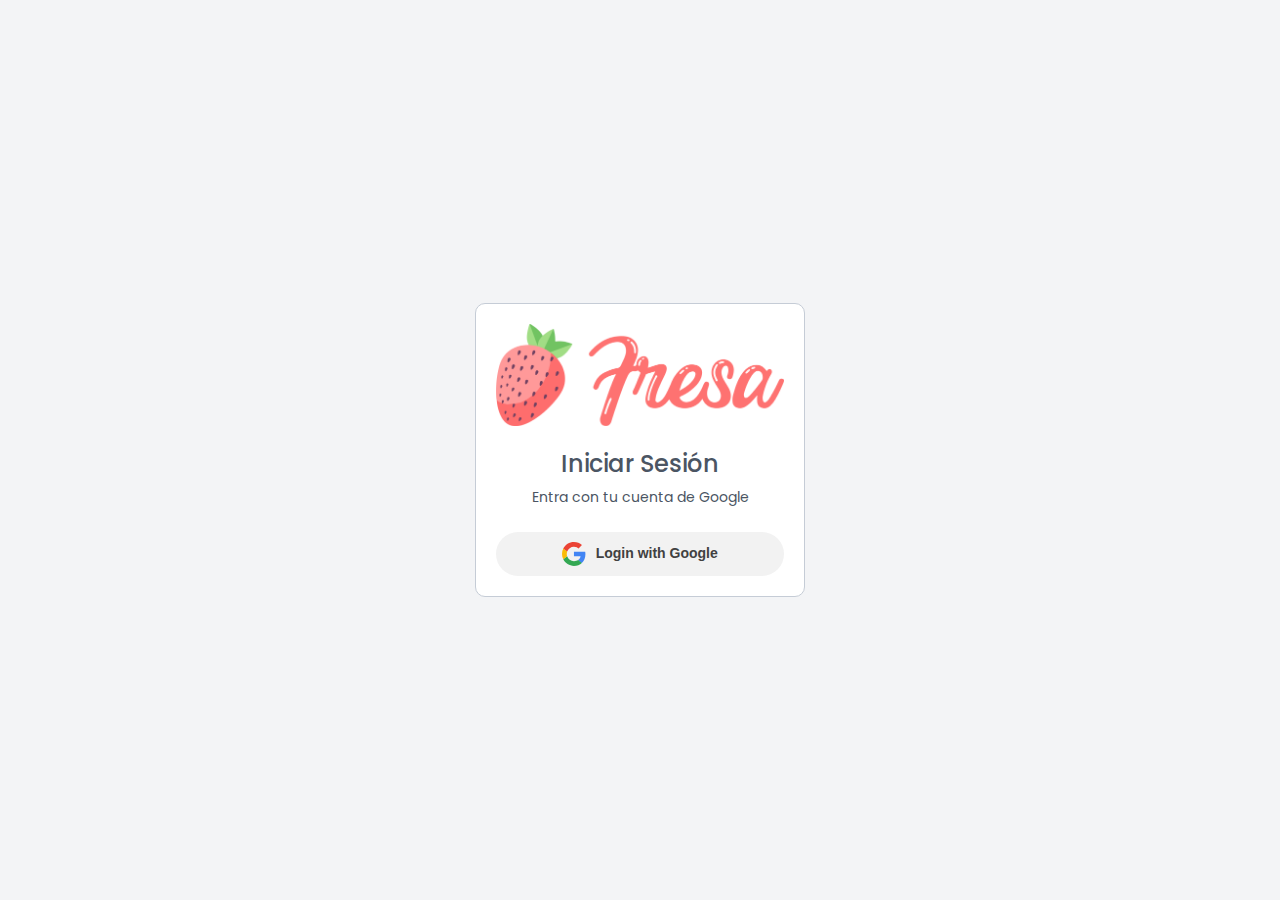
<file: index.html>
<!doctype html>
<html lang="en" class="d-flex h-100 w-100">
  <head>
    <meta charset="utf-8">
    <meta name="viewport" content="width=device-width, initial-scale=1, shrink-to-fit=no">
    <meta name="description" content="">
    <meta name="author" content="">
    <link rel="icon" href="chunks/images/favicon.ico">

    <title>Lista de compras - Fresa Shop</title>
    <!-- Bootstrap core CSS -->
    <link href="chunks/bootstrap/css/bootstrap.css" rel="stylesheet">
    <!-- Custom styles for this template -->
    <link href="chunks/icons/fresaicons/style.css" rel="stylesheet">
    <link href="chunks/css/stylesfresa.css" rel="stylesheet">
  </head>

  <body class="d-flex h-100 w-100 align-items-center justify-content-center">
    <div class="col-12 col-md-4 py-5 px-5">
        <div class="grid-card ">
            <div class="d-flex flex-column justify-content-center">
                <img src="chunks/images/Logo.png">
                <div class="text-center pt-4"><h4>Iniciar Sesión</h4></div>
                <div class="text-center pb-4">Entra con tu cuenta de Google</div>
                <form action="list-shop.html">
                    <button class="btn-165" type="submit" formaction="list-shop.html">
                        <svg xmlns="http://www.w3.org/2000/svg" viewBox="0 0 256 262">
                            <path fill="#4285F4" d="M255.878 133.451c0-10.734-.871-18.567-2.756-26.69H130.55v48.448h71.947c-1.45 12.04-9.283 30.172-26.69 42.356l-.244 1.622 38.755 30.023 2.685.268c24.659-22.774 38.875-56.282 38.875-96.027"></path>
                            <path fill="#34A853" d="M130.55 261.1c35.248 0 64.839-11.605 86.453-31.622l-41.196-31.913c-11.024 7.688-25.82 13.055-45.257 13.055-34.523 0-63.824-22.773-74.269-54.25l-1.531.13-40.298 31.187-.527 1.465C35.393 231.798 79.49 261.1 130.55 261.1"></path>
                            <path fill="#FBBC05" d="M56.281 156.37c-2.756-8.123-4.351-16.827-4.351-25.82 0-8.994 1.595-17.697 4.206-25.82l-.073-1.73L15.26 71.312l-1.335.635C5.077 89.644 0 109.517 0 130.55s5.077 40.905 13.925 58.602l42.356-32.782"></path>
                            <path fill="#EB4335" d="M130.55 50.479c24.514 0 41.05 10.589 50.479 19.438l36.844-35.974C195.245 12.91 165.798 0 130.55 0 79.49 0 35.393 29.301 13.925 71.947l42.211 32.783c10.59-31.477 39.891-54.251 74.414-54.251"></path>
                        </svg>
                        <span>Login with Google</span>
                    </button>
                </form>
            </div>
        </div>
    </div>
    

    
  </body>
</html>
</file>
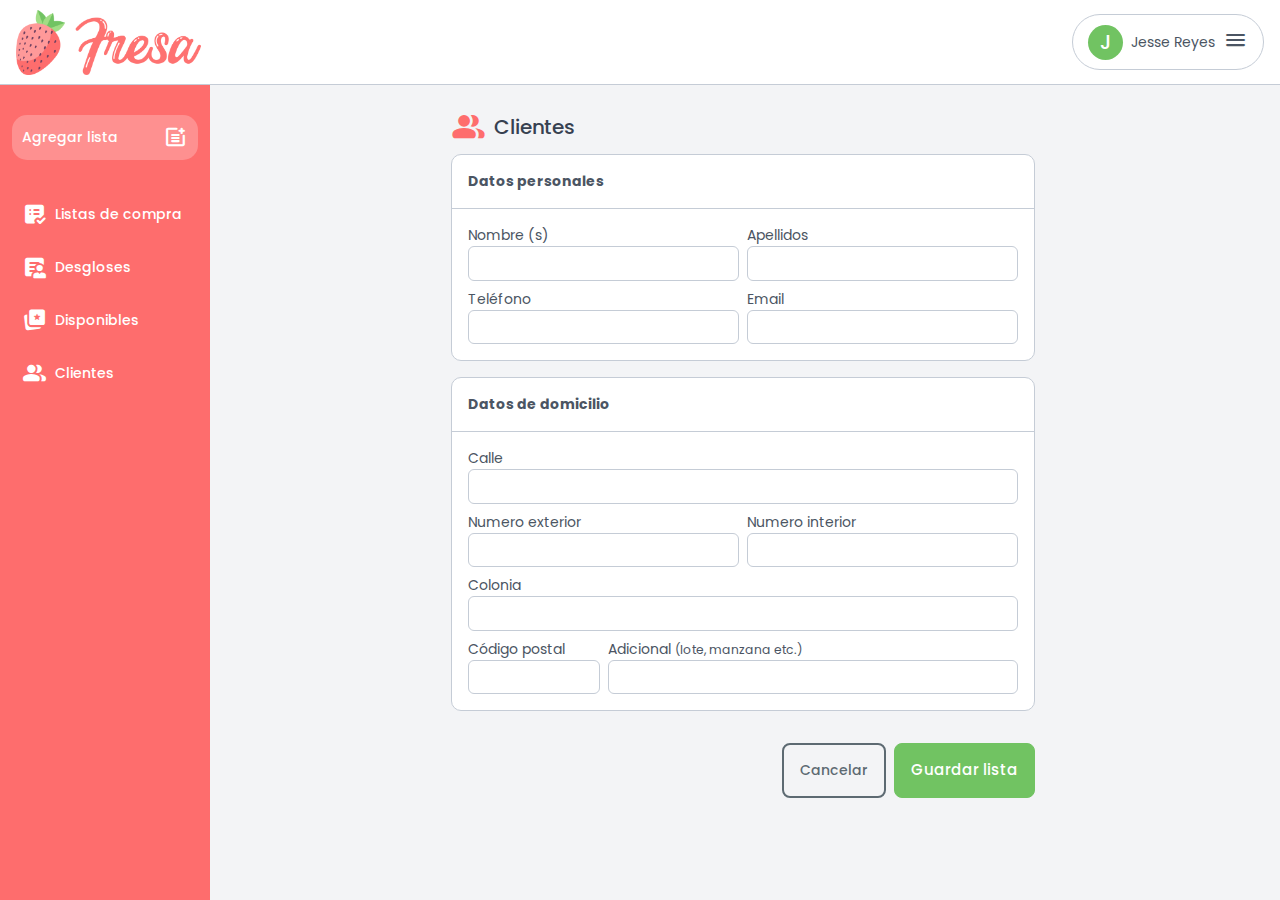
<file: add-client.html>
<!doctype html>
<html lang="en">
  <head>
    <meta charset="utf-8">
    <meta name="viewport" content="width=device-width, initial-scale=1, shrink-to-fit=no">
    <meta name="description" content="">
    <meta name="author" content="">
    <link rel="icon" href="chunks/images/favicon.ico">

    <title>Lista de compras - Fresa Shop</title>
    <!-- Bootstrap core CSS -->
    <link href="chunks/bootstrap/css/bootstrap.css" rel="stylesheet">
    <!-- Tables core CSS -->
    <link href="chunks/tabulator-master/dist/css/tabulator_semanticui.min.css" rel="stylesheet">
    <!-- Custom styles for this template -->
    <link href="chunks/icons/fresaicons/style.css" rel="stylesheet">
    <link href="chunks/css/stylesfresa.css" rel="stylesheet">
  </head>

  <body>
    <nav class="navbar sticky-top flex-md-nowrap p-0">
      <a class="navbar-brand col-sm-3 col-md-2 ps-3 mr-0" href="#"><img src="chunks/images/Logo.png"></a>
      <ul class="navbar-nav px-3">
        <li class="nav-item text-nowrap">
          <div class="nav-link-user">
            <div class="gravatar me-2">J</div>
            <div class="name me-2">Jesse Reyes</div>
            <div class="dropdown">
              <a href="#" class="menuburger"><span class="icon-menu"></span></a>
              <ul class="dropdown-menu">
                <li><a class="dropdown-item" href="#">Action</a></li>
                <li><a class="dropdown-item" href="#">Another action</a></li>
                <li><a class="dropdown-item" href="#">Something else here</a></li>
              </ul>
            </div>
          </div>
        </li>
      </ul>
    </nav>

    <div class="container-fluid">
      <div class="row">
        <nav class="col-2 d-none d-md-block sidebar">
          <div class="sidebar-sticky">
            <div id='menu'></div>
          </div>
        </nav>

        <main role="main" class="col px-0">
          <div class="wrapper ps-4 pe-2 pt-4 pb-4">
            
            <div class="row justify-content-center">
                
                    <div class="col-7">
                        <form action="clients.html">
                        <div class="main-title">
                            <div class="main-icon"><span class="icon-clientes"></span></div>
                            <div class="main-text ms-2">Clientes</div>
                          </div>
                        <div class="grid-card p-0 mb-3">
                            <div class="d-flex p-3 justify-content-between border-bottom">
                                <div><b>Datos personales</b></div>
                            </div>
                            <div class="row p-3 g-2">
                                <div class="col-6">
                                    <label for="name" class="form-label pe-2">Nombre (s)</label>
                                    <input id="name" type="text" class="form-control" >
                                </div>
                                <div class="col-6">
                                    <label for="lastname" class="form-label pe-2">Apellidos</label>
                                    <input id="lastname" type="text" class="form-control" >
                                </div>
                                <div class="col-6">
                                    <label for="phone" class="form-label pe-2">Teléfono</label>
                                    <input id="phone" type="text" class="form-control" >
                                </div>
                                <div class="col-6">
                                    <label for="email" class="form-label pe-2">Email</label>
                                    <input id="email" type="text" class="form-control" >
                                </div>
                            </div>
                        </div>
                        <div class="grid-card p-0 mb-3">
                            <div class="d-flex p-3 justify-content-between border-bottom">
                                <div><b>Datos de domicilio</b></div>
                            </div>
                            <div class="row p-3 g-2">
                                <div class="col-12">
                                    <label for="street" class="form-label pe-2">Calle</label>
                                    <input id="street" type="text" class="form-control" >
                                </div>
                                <div class="col-6">
                                    <label for="numin" class="form-label pe-2">Numero exterior</label>
                                    <input id="numin" type="text" class="form-control" >
                                </div>
                                <div class="col-6">
                                    <label for="numext" class="form-label pe-2">Numero interior</label>
                                    <input id="numext" type="text" class="form-control" >
                                </div>
                                <div class="col-12">
                                    <label for="colonia" class="form-label pe-2">Colonia</label>
                                    <input id="colonia" type="text" class="form-control" >
                                </div>
                                <div class="col-3">
                                    <label for="cops" class="form-label pe-2">Código postal</label>
                                    <input id="cops" type="text" class="form-control" >
                                </div>
                                <div class="col-9">
                                    <label for="addl" class="form-label pe-2">Adicional <small>(lote, manzana etc.)</small></label>
                                    <input id="addl" type="text" class="form-control" >
                                </div>
                            </div>
                        </div>
                        <div class="footer-shop m-0 p-0 border-0">
                            <div class="d-flex pt-3 justify-content-end buttons">
                                <button type="submit"  formaction="clients.html" class="btn btn-outline-dark btn-lg">Cancelar</button>
                                <button type="submit" formaction="clients.html" class="btn btn-secondary btn-lg">Guardar lista</button>
                              </div>
                        </div>
                         </form>
                    </div>
                
            </div>
          </div>
        </main>
      </div>
    </div>

    <!-- Bootstrap core JavaScript
    ================================================== -->
    <!-- Placed at the end of the document so the pages load faster -->
    <script src="https://code.jquery.com/jquery-3.2.1.min.js"></script>
    <script src="https://cdn.jsdelivr.net/npm/@popperjs/core@2.11.8/dist/umd/popper.min.js"></script>
    <script src="https://cdn.jsdelivr.net/npm/bootstrap@5.3.3/dist/js/bootstrap.min.js"></script>

    <script type="text/javascript">
      $( "#menu" ).load( "menu.html");
    </script>
  </body>
</html>
</file>
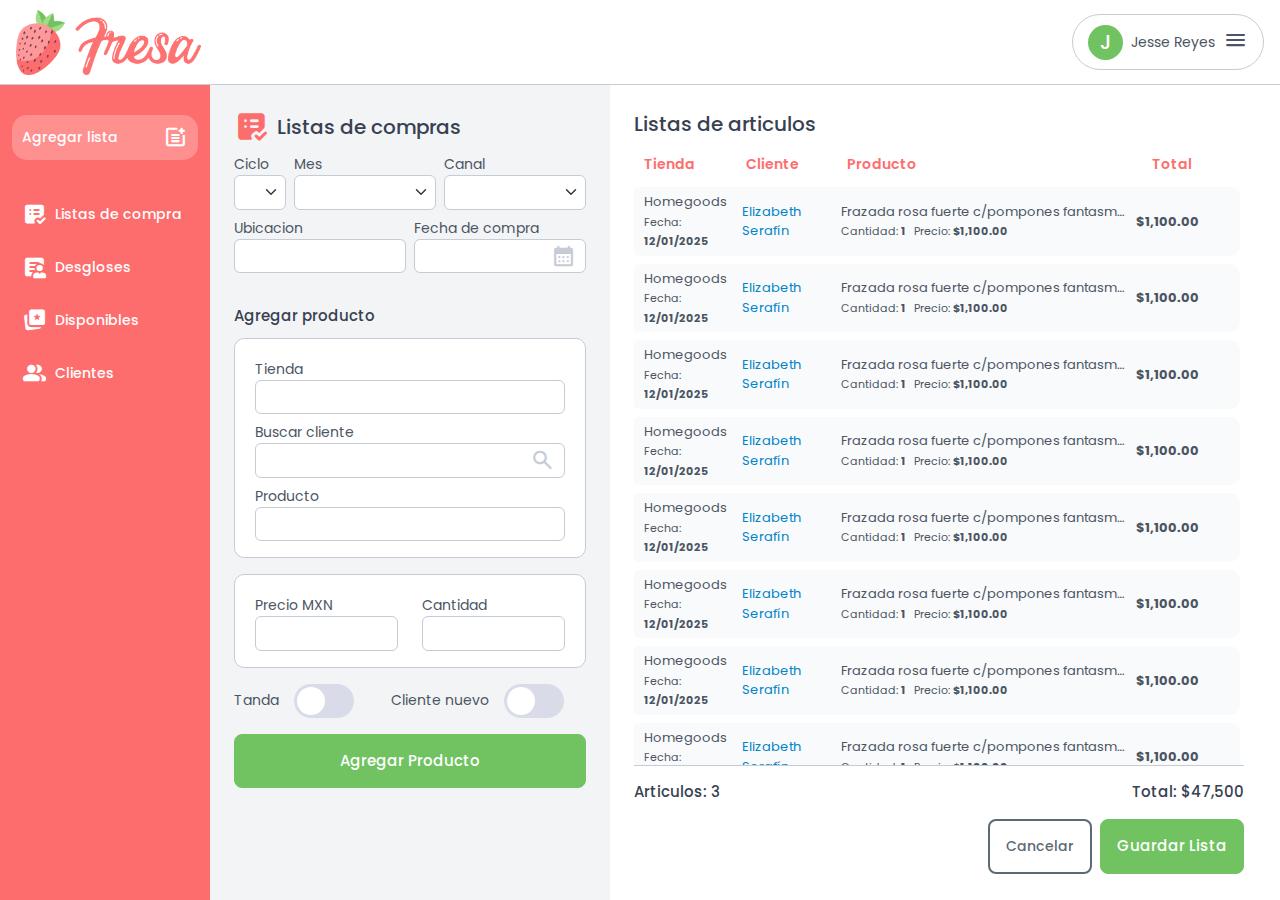
<file: add-list.html>
<!doctype html>
<html lang="en">
  <head>
    <meta charset="utf-8">
    <meta name="viewport" content="width=device-width, initial-scale=1, shrink-to-fit=no">
    <meta name="description" content="">
    <meta name="author" content="">
    <link rel="icon" href="chunks/images/favicon.ico">

    <title>Agregar lista - Fresa Shop</title>
    <!-- Bootstrap core CSS -->
    <link href="chunks/bootstrap/css/bootstrap.css" rel="stylesheet">
    <!-- Tables core CSS -->
    <link href="chunks/tabulator-master/dist/css/tabulator_semanticui.min.css" rel="stylesheet">
    <!-- Custom styles for this template -->
    <link href="chunks/icons/fresaicons/style.css" rel="stylesheet">
    <link href="chunks/css/stylesfresa.css" rel="stylesheet">
  </head>

  <body>
    <nav class="navbar sticky-top flex-md-nowrap p-0">
      <a class="navbar-brand col-sm-3 col-md-2 ps-3 mr-0" href="#"><img src="chunks/images/Logo.png"></a>
      <ul class="navbar-nav px-3">
        <li class="nav-item text-nowrap">
          <div class="nav-link-user">
            <div class="gravatar me-2">J</div>
            <div class="name me-2">Jesse Reyes</div>
            <div class="dropdown">
              <a href="#" class="menuburger"><span class="icon-menu"></span></a>
              <ul class="dropdown-menu">
                <li><a class="dropdown-item" href="#">Action</a></li>
                <li><a class="dropdown-item" href="#">Another action</a></li>
                <li><a class="dropdown-item" href="#">Something else here</a></li>
              </ul>
            </div>
          </div>
        </li>
      </ul>
    </nav>

    <div class="container-fluid">
      <div class="row">
        <nav class="col-md-2 d-none d-md-block sidebar">
          <div class="sidebar-sticky">
            <div id='menu'></div>
          </div>
        </nav>

        <main role="main" class="col p-0">
          <div class="container-fluid h-100">
            <div class="row align-items-stretch h-100">
                <div class="add-wrap pt-4 px-4">
                    <div class="main-title">
                        <div class="main-icon"><span class="icon-lista_compras"></span></div>
                        <div class="main-text ms-2">Listas de compras</div>
                    </div>
                    <div class="row g-2 pb-2">
                        <div class="col-2">
                            <label for="filter-ciclo" class="form-label pe-2">Ciclo</label>
                                <select id="filter-ciclo" class="form-select">
                                  <option value="0"></option>
                                  <option value="1">1</option>
                                  <option value="2">2</option>
                                  <option value="3">3</option>
                                  <option value="4">4</option>
                            </select>
                        </div>
                        <div class="col">
                            <label for="filter-mes" class="form-label pe-2">Mes</label>
                                <select id="filter-mes" class="form-select">
                                    <option value="0"></option>
                                  <option value="1">Enero</option>
                                  <option value="2">Febrero</option>
                            </select>
                        </div>
                        <div class="col">
                            <label for="filter-canal" class="form-label pe-2">Canal</label>
                                <select id="filter-canal" class="form-select">
                                    <option value="0"></option>
                                  <option value="1">Monterrey</option>
                                  <option value="2">Torreon</option>
                            </select>
                        </div>
                    </div>
                    <div class="row g-2 pb-2">
                        <div class="col">
                            <label for="filter-ubi" class="form-label pe-2">Ubicacion</label>
                            <input id="filter-ubi" type="text" class="form-control" >
                        </div>
                        <div class="col">
                            <label for="filter-date" class="form-label pe-2">Fecha de compra</label>
                            <div class="form-icon">
                                <input type="text" id="filter-date" class="form-control">
                                <span class="input-icon icon-calendario"></span>
                            </div>
                        </div>
                    </div>
                    <div class="row pt-4">
                        <div class="col-12">
                            <div class="main-title">
                                <div class="sub-text">Agregar producto</div>
                            </div>
                        </div>
                    </div>
                    <div class="grid-card pb-2 mb-3">
                        <div class="row">
                            <div class="col-12 pb-2">
                                <label for="filter-store" class="form-label pe-2">Tienda</label>
                                <input id="filter-store" type="text" class="form-control" >
                            </div>
                            <div class="col-12 pb-2">
                                <label for="filter-client" class="form-label pe-2">Buscar cliente</label>
                                <div class="form-icon">
                                    <input type="text" id="filter-client" class="form-control">
                                    <span class="input-icon icon-buscar"></span>
                                </div>
                            </div>
                            <div class="col-12 pb-2">
                                <label for="filter-product" class="form-label pe-2">Producto</label>
                                <input id="filter-product" type="text" class="form-control">
                            </div>
                        </div>
                    </div>
                    <div class="grid-card pb-2 mb-3">
                        <div class="row pb-2">
                            <div class="col">
                                <label for="filter-price" class="form-label pe-2">Precio MXN</label>
                                <input id="filter-price" type="text" class="form-control">
                            </div>
                            <div class="col">
                                <label for="filter-qty" class="form-label pe-2">Cantidad</label>
                                <input id="filter-qty" type="text" class="form-control">
                            </div>
                        </div>
                    </div>
                    <div class="row mb-3">
                        <div class="col-5">
                            <div class="d-flex align-items-center">
                                <div class="form-label">Tanda</div>
                                <label class="switch" for="tanda">
                                    <input type="checkbox" id="tanda">
                                    <span class="slider round"></span>
                                </label>
                            </div>
                        </div>
                        <div class="col">
                            <div class="d-flex align-items-center">
                                <div class="form-label">Cliente nuevo</div>
                                <label class="switch" for="new-client">
                                    <input type="checkbox" id="new-client">
                                    <span class="slider round"></span>
                                </label>
                            </div>
                        </div>
                    </div>
                    <div class="row">
                        <div class="col d-grid">
                            <button type="button" class="btn btn-secondary btn-lg">Agregar Producto</button>
                        </div>
                    </div>
                </div>
                <div class="list-wrap col pt-4 px-4 bg-white">
                    <div class="main-title">
                        <div class="main-text">Listas de articulos</div>
                    </div>
                    <form action="list-shop.html" class="list-shop">
                      <div class="wrap-shop d-flex flex-column">
                        <div class="header-shop pb-1">
                          <div class="row g-2">
                            <div class="col-2">Tienda</div>
                            <div class="col">Cliente</div>
                            <div class="col-6">Producto</div>
                            <div class="col-2">Total</div>
                          </div>
                        </div>
                        <div class="content-shop">
                          <div id="artList">

                          </div>
                        </div>
                        <div class="footer-shop mt-auto">
                          <div class="d-flex align-items-center justify-content-between">
                            <div>Articulos: <span>3</span></div>
                            <div>Total: <span>$47,500</span></div>
                          </div>
                          <div class="d-flex pt-3 justify-content-end g-2 buttons">
                            <button type="submit"  formaction="list-shop.html" class="btn btn-outline-dark btn-lg">Cancelar</button>
                            <button type="submit" formaction="list-shop.html" class="btn btn-secondary btn-lg">Guardar Lista</button>
                          </div>
                        </div>
                      </div>
                    </form>
                </div>
            </div>
          </div>
        </main>
      </div>
    </div>

    <!-- Bootstrap core JavaScript
    ================================================== -->
    <!-- Placed at the end of the document so the pages load faster -->
    <script src="https://code.jquery.com/jquery-3.2.1.min.js"></script>
    <script src="https://cdn.jsdelivr.net/npm/@popperjs/core@2.11.8/dist/umd/popper.min.js"></script>
    <script src="https://cdn.jsdelivr.net/npm/bootstrap@5.3.3/dist/js/bootstrap.min.js"></script>
    <script type="text/javascript">
      $( "#menu" ).load( "menu.html" );
      $( "#artList" ).load( "art-list.html" );
    </script>
  </body>
</html>
</file>
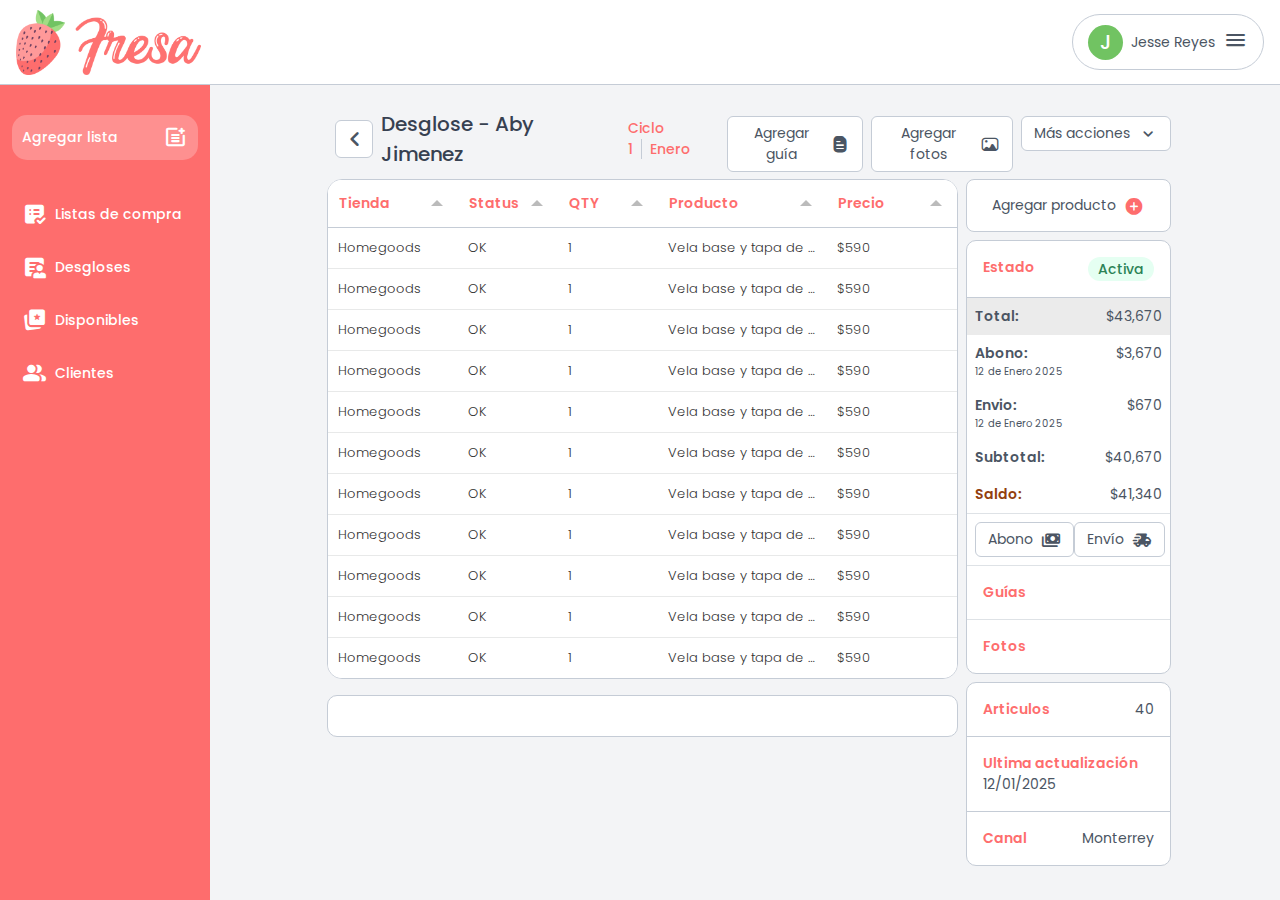
<file: desgl-cliente.html>
<!doctype html>
<html lang="en">
  <head>
    <meta charset="utf-8">
    <meta name="viewport" content="width=device-width, initial-scale=1, shrink-to-fit=no">
    <meta name="description" content="">
    <meta name="author" content="">
    <link rel="icon" href="chunks/images/favicon.ico">

    <title>Agregar lista - Fresa Shop</title>
    <!-- Bootstrap core CSS -->
    <link href="chunks/bootstrap/css/bootstrap.css" rel="stylesheet">
    <!-- Tables core CSS -->
    <link href="chunks/tabulator-master/dist/css/tabulator_semanticui.min.css" rel="stylesheet">
    <!-- Custom styles for this template -->
    <link href="chunks/icons/fresaicons/style.css" rel="stylesheet">
    <link href="chunks/css/stylesfresa.css" rel="stylesheet">
  </head>

  <body>
    <nav class="navbar sticky-top flex-md-nowrap p-0">
      <a class="navbar-brand col-sm-3 col-md-2 ps-3 mr-0" href="#"><img src="chunks/images/Logo.png"></a>
      <ul class="navbar-nav px-3">
        <li class="nav-item text-nowrap">
          <div class="nav-link-user">
            <div class="gravatar me-2">J</div>
            <div class="name me-2">Jesse Reyes</div>
            <div class="dropdown">
              <a href="#" class="menuburger"><span class="icon-menu"></span></a>
              <ul class="dropdown-menu">
                <li><a class="dropdown-item" href="#">Action</a></li>
                <li><a class="dropdown-item" href="#">Another action</a></li>
                <li><a class="dropdown-item" href="#">Something else here</a></li>
              </ul>
            </div>
          </div>
        </li>
      </ul>
    </nav>

    <div class="container-fluid">
      <div class="row">
        <nav class="col-md-2 d-none d-md-block sidebar">
          <div class="sidebar-sticky">
            <div id='menu'></div>
          </div>
        </nav>

        <main role="main" class="shop-list col">
          <div class="row justify-content-center">
            <div class="col-10">
              <div class="row ps-4 pe-2 pt-4 pb-4">
                <div class="col-12 d-flex justify-content-between align-items-center">
                  <div class="main-title ">
                    <a href="desgl-cliente.html" class="btn btn-back btn-outline-primary d-flex align-items-center justify-content-center">
                      <span class="icon-down"></span>
                    </a>
                    <div class="main-text ms-2 d-flex align-items-center">
                      <div class="pe-3">Desglose - Aby Jimenez</div>
                      <div class="data-text"><span class="pe-2 border-end">Ciclo 1</span><span class="ps-2">Enero</span></div>
                    </div>
                  </div>
                  <div class="action-menu d-flex flex-row gap-2">
                    <a href="#" class="btn btn-outline-primary d-flex align-items-center">
                      <span class="me-2">Agregar guía</span>
                      <span class="btn-icon icon-guia"></span>
                    </a>
                    <a href="#" class="btn btn-outline-primary d-flex align-items-center">
                      <span class="me-2">Agregar fotos</span>
                      <span class="btn-icon icon-foto"></span>
                    </a>
                    <div class="dropdown">
                      <a href="#" class="btn btn-outline-primary d-flex align-items-center dropdown-toggle" role="button" data-bs-toggle="dropdown" aria-expanded="false">
                        <span class="me-2">Más acciones</span>
                        <span class="btn-icon icon-down"></span>
                      </a>
                      <ul class="dropdown-menu">
                        <li><a class="dropdown-item" href="#">Action</a></li>
                        <li><a class="dropdown-item" href="#">Another action</a></li>
                        <li><a class="dropdown-item" href="#">Something else here</a></li>
                      </ul>
                    </div>
                  </div>
                </div>
                <div class="row gx-2 gy-0">
                  <div class="col-9">
                    <div id="lista-compras-table"></div>
                    <div class="grid-card mt-3"></div>
                  </div>
                  <div class="col-3">
                    <div class="side-grid">
                      <div class="d-grid pb-2">
                        <a href="#" data-bs-toggle="modal" data-bs-target="#addproduct" class="btn btn-lg btn-outline-primary d-flex align-items-center justify-content-center">
                          <span class="me-2">Agregar producto</span>
                          <span class="btn-icon pinkColor icon-agregar"></span>
                        </a>
                      </div>
                      <div class="grid-card-side mb-2">
                        <div class="d-flex p-3 justify-content-between border-bottom">
                          <span class="title">Estado</span>
                          <span class="badge text-bg-success">Activa</span>
                        </div>
                        <div class="d-flex p-2 justify-content-between bg-gray">
                          <span class="title-b">Total:</span>
                          <span class="text">$43,670</span>
                        </div>
                        <div class="d-flex p-2 justify-content-between">
                          <div class="d-flex flex-column">
                            <span class="title-b">Abono:</span>
                            <span class="subtitle-b"> 12 de Enero 2025</span>
                          </div>
                          <span class="text">$3,670</span>
                        </div>
                        <div class="d-flex p-2 justify-content-between">
                          <div class="d-flex flex-column">
                            <span class="title-b">Envio:</span>
                            <span class="subtitle-b"> 12 de Enero 2025</span>
                          </div>
                          <span class="text">$670</span>
                        </div>
                        <div class="d-flex p-2 justify-content-between">
                          <span class="title-b">Subtotal:</span>
                          <span class="text">$40,670</span>
                        </div>
                        <div class="d-flex p-2 justify-content-between">
                          <span class="title-b saldo">Saldo:</span>
                          <span class="text">$41,340</span>
                        </div>
                        <div class="d-flex p-2 justify-content-between border-top">
                          <a href="#" class="btn btn-outline-primary d-flex align-items-center">
                            <span class="me-2">Abono</span>
                            <span class="btn-icon icon-pagos"></span>
                          </a>
                          <a href="#" class="btn btn-outline-primary d-flex align-items-center">
                            <span class="me-2">Envío</span>
                            <span class="btn-icon icon-envios"></span>
                          </a>
                        </div>
                        <div class="d-flex p-3 justify-content-between border-top">
                          <span class="title">Guías</span>
                          <span class="text"></span>
                        </div>
                        <div class="d-flex p-3 justify-content-between border-top">
                          <span class="title">Fotos</span>
                          <span class="text"></span>
                        </div>
                      </div>
                      <div class="grid-card-side">
                        <div class="d-flex p-3 justify-content-between border-bottom">
                          <span class="title">Articulos</span>
                          <span class="text">40</span>
                        </div>
                        <div class="d-flex flex-column p-3 justify-content-between border-bottom">
                          <span class="title">Ultima actualización</span>
                          <span class="text">12/01/2025</span>
                        </div>
                        <div class="d-flex p-3 justify-content-between ">
                          <span class="title">Canal</span>
                          <span class="text">Monterrey</span>
                        </div>
                      </div>
                    </div>
                  </div>
                </div>
              </div>
            </div>
          </div>
        </main>
      </div>
    </div>
<!-- Modal -->
<!-- Modal editar compra -->
<div class="modal fade" id="editproduct" tabindex="-1" aria-labelledby="exampleModalLabel" aria-hidden="true">
  <div class="modal-dialog">
    <div class="modal-content">
      <div class="modal-header">
        <h1 class="modal-title fs-5" id="exampleModalLabel">Editar articulo</h1>
        <button type="button" class="btn-close" data-bs-dismiss="modal" aria-label="Close"></button>
      </div>
      <div class="modal-body">
        <div id="modal-editproduct"></div>
      </div>
      <div class="modal-footer">
        <button type="submit" class="btn btn-outline-dark">Cancelar</button>
        <button type="submit" class="btn btn-secondary">Guardar</button>
      </div>
    </div>
  </div>
</div>
<!-- Modal editar compra -->
<div class="modal fade" id="addproduct" tabindex="-1" aria-labelledby="exampleModalLabel" aria-hidden="true">
  <div class="modal-dialog">
    <div class="modal-content">
      <div class="modal-header">
        <h1 class="modal-title fs-5" id="exampleModalLabel">Agregar articulo</h1>
        <button type="button" class="btn-close" data-bs-dismiss="modal" aria-label="Close"></button>
      </div>
      <div class="modal-body">
        <div id="modal-addproduct"></div>
      </div>
      <div class="modal-footer">
        <button type="submit" class="btn btn-outline-dark">Cancelar</button>
        <button type="submit" class="btn btn-secondary">Guardar</button>
      </div>
    </div>
  </div>
</div>
    <!-- Bootstrap core JavaScript================================================== -->
    <!-- Placed at the end of the document so the pages load faster -->
    <script src="https://code.jquery.com/jquery-3.2.1.min.js"></script>
    <script src="https://cdn.jsdelivr.net/npm/@popperjs/core@2.11.8/dist/umd/popper.min.js"></script>
    <script src="https://cdn.jsdelivr.net/npm/bootstrap@5.3.3/dist/js/bootstrap.min.js"></script>
    <script type="text/javascript" src="chunks/tabulator-master/dist/js/tabulator.js"></script>
    <script type="text/javascript" src="chunks/js/desgl-cliente.js"></script>
    <script type="text/javascript">
      $( "#menu" ).load( "menu.html" );
      $( "#modal-editproduct" ).load( "modal-edit-product.html" );
      $( "#modal-addproduct" ).load( "modal-add-product.html" );
    </script>
  </body>
</html>
</file>
<file: chunks/icons/fresaicons/style.css>
@font-face {
  font-family: 'fresaicon';
  src:  url('fonts/fresaicon.eot?cqidla');
  src:  url('fonts/fresaicon.eot?cqidla#iefix') format('embedded-opentype'),
    url('fonts/fresaicon.ttf?cqidla') format('truetype'),
    url('fonts/fresaicon.woff?cqidla') format('woff'),
    url('fonts/fresaicon.svg?cqidla#fresaicon') format('svg');
  font-weight: normal;
  font-style: normal;
  font-display: block;
}

[class^="icon-"], [class*=" icon-"] {
  /* use !important to prevent issues with browser extensions that change fonts */
  font-family: 'fresaicon' !important;
  speak: never;
  font-style: normal;
  font-weight: normal;
  font-variant: normal;
  text-transform: none;
  line-height: 1;

  /* Better Font Rendering =========== */
  -webkit-font-smoothing: antialiased;
  -moz-osx-font-smoothing: grayscale;
}
.icon-comprobante:before {
  content: "\e916";
}
.icon-guia:before {
  content: "\e917";
}
.icon-foto:before {
  content: "\e918";
}
.icon-buscar:before {
  content: "\e900";
}
.icon-calendario:before {
  content: "\e901";
}
.icon-cancelada:before {
  content: "\e902";
}
.icon-clientes:before {
  content: "\e903";
}
.icon-desgloses:before {
  content: "\e904";
}
.icon-dinero:before {
  content: "\e905";
}
.icon-disponibles:before {
  content: "\e906";
}
.icon-down:before {
  content: "\e907";
}
.icon-editar:before {
  content: "\e908";
}
.icon-envios:before {
  content: "\e909";
}
.icon-lista_compras:before {
  content: "\e90a";
}
.icon-menu:before {
  content: "\e90b";
}
.icon-menu_puntos:before {
  content: "\e90c";
}
.icon-notas:before {
  content: "\e90d";
}
.icon-pagos:before {
  content: "\e90e";
}
.icon-pdf:before {
  content: "\e90f";
}
.icon-warning:before {
  content: "\e910";
}
.icon-activa:before {
  content: "\e911";
}
.icon-agrear_cliente:before {
  content: "\e912";
}
.icon-agregar:before {
  content: "\e913";
}
.icon-agregar_lista:before {
  content: "\e914";
}
.icon-borrar:before {
  content: "\e915";
}
</file>
<file: chunks/css/stylesfresa.css>
@import url('https://fonts.googleapis.com/css2?family=Poppins:ital,wght@0,100;0,200;0,300;0,400;0,500;0,600;0,700;0,800;0,900;1,100;1,200;1,300;1,400;1,500;1,600;1,700;1,800;1,900&display=swap');
:root {
    --pinkColor: #FE6D6D;
    --greenColor: #71C362;
    --greenHoverColor: #519146;
    --pinkAltColor: #ff9999;
    --pinkActiveColor: #D46262;
    --pinkHoverColor:#FE9090;
    --bodyTextColor: #4B5563;
    --linkTextColor:#0284C7;
    --linkTextHoverColor:#03689b;
    --lineColor:#C5CCD6;
    --witheColor:#FFFFFF;
    --bodyColor:#f3f4f6;
    --titleColor:#374151;
    --rowSelectColor:#ffefef;
    --itemSingleColor:#F9FAFB;
    --itemTandaColor:#FEF4FF;
    --itemNewColor:#FFF0F0;
    --cancelColor:#5D6A72;
    --badgeSucces:#E5FFF2;
    --badgeTextSucces:#2C8357;
    --badgeSend:#FDF2C7;
    --badgeTextSend:#A68811;
    --badgeProcess:#FFDFBD;
    --badgeTextProcess:#D07312;
    --badgeDebt:#FCE7F3;
    --badgeTextDebt:#9D174D;
    --black-rgb: 11, 20, 26;
    --bgGray:#ebebeb;
    --textSald:#92400E;
  }
  * {
    scrollbar-width: thin;
    scrollbar-color: rgba(var(--black-rgb), .2) transparent;
}
  body {
    font-family: "Poppins", serif;;
    font-size: .875rem;
    color: var(--bodyTextColor);
    background-color: var(--bodyColor);
  }
  a{
    text-decoration: none;
  }
  .bg-gray{
    background-color: var(--bgGray);
  }
  .feather {
    width: 16px;
    height: 16px;
    vertical-align: text-bottom;
  }
  
  /*
   * Sidebar
   */
  
  .sidebar {
    background-color: var(--pinkColor);
    width:210px;
    max-width:210px;
  }
  
  .sidebar-sticky {
    position: -webkit-sticky;
    position: sticky;
    top: 85px; /* Height of navbar */
    height: calc(100vh - 85px);
    width:100%;
    max-width:100%;
    padding-top: 30px;
    overflow-x: hidden;
    overflow-y: auto; /* Scrollable contents if viewport is shorter than content. */
  }
  
  .sidebar .nav-link {
    font-weight: 500;
    color: var(--witheColor);
    padding: 10px 10px;
    margin: 0;
    border-radius: 15px;
    display: flex;
    align-items: center;
    
  }
  .sidebar .nav-link.add{
    justify-content: space-between;
  }
  .sidebar .nav-link:hover{
    background-color: var(--pinkHoverColor);
  }
  .sidebar .nav-link.add{
    background-color: var(--pinkHoverColor);
  }
  .sidebar .nav-link .feather {
    margin-right: 4px;
    color: #999;
  }
  .sidebar .nav-link .nav-icon{
    font-size: 25px;
  }
  
  .sidebar-heading {
    font-size: .75rem;
    text-transform: uppercase;
  }
  
  /*
   * Navbar
   */
   .navbar{
    background-color: var(--witheColor);
    border-bottom: 1px solid var(--lineColor);
    height: 85px;
  }
  .navbar-brand {
    display: flex;
    align-items: center;
    font-size: 1rem;
  }
  .navbar-brand img{
    height: 65px;
    width: auto;
  }
  .nav-link{
    display: flex;
    align-items: center;
  }
  .nav-link-user{
    display: flex;
    align-items: center;
    border:1px solid var(--lineColor);
    border-radius: 50px;
    height: 56px;
    padding: 0px 15px;
  }
  .nav-link-user:hover{
    background: var(--bodyColor);
  }
  .nav-link-user .gravatar{
    height: 35px;
    width: 35px;
    display: flex;
    justify-content: center;
    align-items: center;
    font-size: 20px;
    font-weight: 500;
    color: var(--witheColor);
    background: var(--greenColor);
    border-radius: 50px;
  }
  .nav-link-user .menuburger{
    font-size: 25px;
    text-decoration: none;
    color: #4B5563;
    line-height: 0;
  }
  .navbar .form-control {
    padding: .75rem 1rem;
    border-width: 0;
    border-radius: 0;
  }
  
  .form-control-dark {
    color: #fff;
    background-color: rgba(255, 255, 255, .1);
    border-color: rgba(255, 255, 255, .1);
  }
  
  .form-control-dark:focus {
    border-color: transparent;
    box-shadow: 0 0 0 3px rgba(255, 255, 255, .25);
  }
  /*
   * Main
   */
   main{
    width: 100%;
   }
   .wrapper{
    width: calc(100% - 20px);
   }
   .main-title{
    display: flex;
    align-items: center;
    margin-bottom:10px ;
   }
   .main-title .main-icon{
    font-size: 35px;
    color: var(--pinkColor);
    line-height: 0;
   }
   .main-title .main-text{
    font-size: 20px;
    font-weight: 500;
    color: var(--titleColor);
   }
   .main-title .sub-text{
    font-size: 15px;
    font-weight: 500;
    color: var(--titleColor);
   }
   .main-title .data-text{
    font-size: 14px;
    color: var(--pinkColor);
   }
   .grid-card{
    background-color: var(--witheColor);
    border: 1px solid var(--lineColor);
    padding: 20px;
    border-radius: 10px;
   }
   .grid-card-side{
    background-color: var(--witheColor);
    border: 1px solid var(--lineColor);
    border-radius: 10px;
   }
  /*.list-wrap {
    padding-right: 20px!important;
  }*/
   .header-shop{
    font-size: 14px;
    font-weight: 600;
    padding: 5px 10px;
    color: var(--pinkColor);
   }
   .add-wrap{
    width: calc(100vh - 500px);
   }
   .wrap-shop{
    height: calc(100vh - 160px);
   }
   .content-shop{
    font-size: 13px;
    font-weight: 400;
    color: var(--bodyTextColor);
    height: 100%;
    overflow-y: auto;
    
   }
   .content-shop .item{
    background-color: var(--itemSingleColor);
    border-radius: 10px;
    padding: 5px 10px;
    align-items: center;
    --bs-gutter-y: -0.5rem;
    margin-right: 16px;
   }
  
   .content-shop .item .store, .content-shop .item .client, .content-shop .item .product, .content-shop .item .total{
    display: flex;
    align-items: center;
    margin: 0;
   }
   .content-shop .item .client a{
    text-decoration: none;
    color: var(--linkTextColor);
    transition: color 0.15sease-in-out, background-color 0.15sease-in-out, border-color 0.15sease-in-out, box-shadow 0.15sease-in-out;
   }
   .content-shop .item .client a:hover{
    color: var(--linkTextHoverColor);
   }
   .content-shop .item .store, .content-shop .item .product{
    flex-direction: column;
   }
   .content-shop .item .store .text, .content-shop .item .store .date{
    text-align: left;
    align-self: start;
   }
   .content-shop .item .product .text, .content-shop .item .product .qty-price{
    text-align: left;
    align-self: start;
   }
   .content-shop .item .product .qty-price{
    display: flex;
   }
   .content-shop .item .total .text{
    font-weight: 700;
   }
   .content-shop .item small{
    font-size: 11px;
   }
   .content-shop .item small b{
    font-weight: 700;
   }
   .footer-shop{
    border-top:1px solid var(--lineColor);
    padding-top: 15px;
    padding-bottom: 15px;
    margin-top: 15px;
    font-size: 15px;
    font-weight: 500;
    color: var(--titleColor);
    margin-right: 12px;
   }
   .footer-shop .buttons{
    gap: .5rem
   }
   .border-end{
    border-right: 1px solid var(--lineColor)!important;
   }
   .border-bottom{
    border-bottom: 1px solid var(--lineColor)!important;
   }
   
   .side-grid .title{
    font-weight: 600;
    color: var(--pinkColor);
   }
   .side-grid .title-b{
    font-weight: 600;
   }
   .side-grid .title-b.saldo{
    font-weight: 600;
    color: var(--textSald)!important;
   }
   .side-grid .subtitle-b{
    font-weight: 400;
    font-size: 10px;
   }
   .side-grid .badge {
    font-size: 14px;
    font-weight: 500;
    padding: 5px 10px;
    border-radius: 50px;
}
  /*
   * Utilities
   */
   .dropdown-toggle::after{
    display: none;
   }
   .modal-body {
    background-color: var(--bodyColor);
}
  .tabulator {
    background-color: #fff;
    border: 1px solid var(--lineColor);
    border-radius: 15px;
    margin: 0;
  }

  .tabulator .tabulator-header {
    border-top: none;
    border-bottom: 1px solid var(--lineColor);
    color: inherit;
  } 
  .shop-list .tabulator .tabulator-header, .shop-list .tabulator .tabulator-header .tabulator-col, .shop-list .tabulator .tabulator-footer {
    background-color: var(--witheColor);
  } 
  .tabulator .tabulator-header .tabulator-col{
    background-color: var(--bodyColor);
  }
  .tabulator .tabulator-header .tabulator-col.tabulator-sortable .tabulator-col-title,.tabulator .tabulator-header .tabulator-col .tabulator-col-content .tabulator-col-title {
    padding-right: 10px;
    font-size: 14px;
    font-weight: 600;
    color: var(--pinkColor);
  }
  .tabulator-row:last-child {
    border-bottom: none;
    border-color: var(--lineColor);
}
  .tabulator-row .tabulator-cell {
    padding: 10px;
    border-right: none;
    font-size: 13px;
    font-weight: 300;
  }
  @media (hover: hover) and (pointer: fine) {
    .tabulator-row.tabulator-selectable:hover {
        background: var(--rowSelectColor) !important;
        box-shadow: none;
        color: var(--bodyTextColor) !important;
    }
}
.tabulator .tabulator-footer{
  background-color: var(--bodyColor);
}
.tabulator-tableholder {
  height: auto;
  max-height: calc(100vh - 400px) !important;
 }
 .tabulator-tableholder .badge{
  font-weight: 500;
  padding: 5px 10px;
 }
 .tabulator .tabulator-footer .tabulator-page {
  background: var(--witheColor);
  border: 1px solid var(--greenColor);
  color: var(--bodyTextColor);
  border-radius: 3px;
  display: inline-block;
  margin: 0 2px;
  padding: 2px 5px;
}
.tabulator .tabulator-footer .tabulator-page:not(disabled):hover{
  background: var(--greenHoverColor);
  border-color: var(--greenHoverColor);
}
.tabulator .tabulator-footer .tabulator-page.active{
  background: var(--greenColor);
  border-color: var(--greenColor);
  color: var(--witheColor);
}
 .text-bg-success {
  color: var(--badgeTextSucces) !important;
  background-color: var(--badgeSucces) !important;
}
.text-bg-send {
  color: var(--badgeTextSend) !important;
  background-color: var(--badgeSend) !important;
}
.text-bg-process{
  color: var(--badgeTextProcess) !important;
  background-color: var(--badgeProcess) !important;
}
.text-bg-debt{
  color: var(--badgeTextDebt) !important;
  background-color: var(--badgeDebt) !important;
}
.pinkColor{
  color: var(--pinkColor)!important;
}
/*
   * Forms
*/
  .form-label {
    font-weight: 400;
    margin-bottom: 0;
    padding-right: 15px;
}
.form-select {
  font-size: 15px;
  font-weight: 400;
  color: var(--bodyTextColor);
  border-color: var(--lineColor);
  padding: 5px 10px;
  background-position: right 0.4rem center;
}
.form-select:focus {
  color: var(--bodyTextColor);
  background-color: var(--witheColor);
  border-color:var(--pinkColor);
  outline: 0;
  box-shadow: none;
}
.form-control{
  font-size: 15px;
  font-weight: 400;
  color: var(--bodyTextColor);
  border-color: var(--lineColor);
  padding: 5px 10px;
}
.form-control:focus {
  color: var(--bodyTextColor);
  background-color: var(--witheColor);
  border-color:var(--pinkColor);
  outline: 0;
  box-shadow: none;
}
.form-icon{
  position: relative;
}
.form-icon .input-icon{
  position: absolute;
  top: 50%;
  transform: translateY(-50%);
  pointer-events: none;
  right: 10px;
  font-size: 25px;
  color: var(--lineColor);
}
.btn.btn-lg{
  padding-top: 15px;
  padding-bottom: 15px;
}

.btn.btn-outline-primary{
  border-color: var(--lineColor);
  font-size: 14px;
  color: var(--bodyTextColor);
  font-weight: 500;
  display: flex;
  align-items: center;
  justify-content: space-between;
  background-color: var(--witheColor);
}
.btn.btn-outline-primary .btn-icon{
  line-height: 0;
  font-size: 20px;
  color: var(--bodyTextColor);
  transition: color 0.15sease-in-out, background-color 0.15sease-in-out, border-color 0.15sease-in-out, box-shadow 0.15sease-in-out;
}
.btn.btn-outline-primary:hover {
  color: var(--witheColor);
  background-color: var(--pinkColor);
  border-color: var(--pinkColor);
}
.btn.btn-outline-primary:hover .btn-icon{
  color: var(--witheColor)!important;
  
}
.btn.btn-back{
  font-size: 30px;
  padding: 3px;
  line-height: 0;
  color: var(--bodyTextColor);
}
.btn.btn-back span{
  rotate: 90deg;
}
.btn.btn-outline-dark{
  border:2px solid;
  border-color: var(--cancelColor);
  font-size: 14px;
  color: var(--cancelColor);
  font-weight: 500;
  display: flex;
  align-items: center;
  justify-content: space-between;
}
.btn.btn-outline-dark:hover{
  color: var(--witheColor);
}
.btn-secondary{
  font-size: 15px;
  font-weight: 500;
  color: var(--witheColor);
  background-color: var(--greenColor);
  border-color: var(--greenColor);
}
.btn-secondary:hover{
  background-color: var(--greenHoverColor);
  border-color: var(--greenHoverColor);
}
.action-menu  .btn.btn-outline-primary, .side-grid .btn.btn-outline-primary{
  font-weight: 400;
}
.action-menu  .btn.btn-outline-primary .btn-icon{
  font-size: 20px;
}
.btn-165 {
  padding: 10px 25px;
  font-size: 14px;
  font-weight: 700;
  text-align: center;
  vertical-align: middle;
  border-radius: 50px;
  border: none;
  gap: 10px;
  color: #414141;
  background: #F2F2F2;
  font-family: Arial, Helvetica, sans-serif;
  cursor: pointer;
  text-decoration: none;
  user-select: none;
  display: inline-flex;
  justify-content: center;
  align-items: center;
  width: 100%; 
}

.btn-165 svg {
  height: 24px;
}

.btn-165:hover {
  border: none;
  background: #dadada;
}

.btn-165:active {
  margin-top: 0px;
}

/*** disabled style ***/
.btn-165:disabled {
  pointer-events: none;
  opacity: .65;
  color: #7e7e7e;
  background: #dcdcdc;
  box-shadow: none;
  text-shadow: none;
}
/* The switch - the box around the slider */
.switch {
  position: relative;
  display: inline-block;
  width: 60px;
  height: 34px;
}

/* Hide default HTML checkbox */
.switch input {
  opacity: 0;
  width: 0;
  height: 0;
}

/* The slider */
.slider {
  position: absolute;
  cursor: pointer;
  top: 0;
  left: 0;
  right: 0;
  bottom: 0;
  background-color: #D9DBE9;
  -webkit-transition: .4s;
  transition: .4s;
}

.slider:before {
  position: absolute;
  content: "";
  height: 28px;
  width: 28px;
  left: 3px;
  bottom: 3px;
  background-color: white;
  -webkit-transition: .4s;
  transition: .4s;
}

input:checked + .slider {
  background-color: var(--pinkColor);
}

input:focus + .slider {
  box-shadow: 0 0 1px var(--pinkColor);
}

input:checked + .slider:before {
  -webkit-transform: translateX(26px);
  -ms-transform: translateX(26px);
  transform: translateX(26px);
}

/* Rounded sliders */
.slider.round {
  border-radius: 34px;
}

.slider.round:before {
  border-radius: 50%;
}
</file>
<file: chunks/tabulator-master/dist/css/tabulator_semanticui.min.css>
.tabulator{background-color:#fff;font-size:14px;overflow:hidden;position:relative;text-align:left;-webkit-transform:translateZ(0);-moz-transform:translateZ(0);-ms-transform:translateZ(0);-o-transform:translateZ(0);transform:translateZ(0)}.tabulator[tabulator-layout=fitDataFill] .tabulator-tableholder .tabulator-table{min-width:100%}.tabulator[tabulator-layout=fitDataTable]{display:inline-block}.tabulator.tabulator-block-select,.tabulator.tabulator-ranges .tabulator-cell:not(.tabulator-editing){user-select:none}.tabulator .tabulator-header{border-bottom:1px solid #999;box-sizing:border-box;outline:none;overflow:hidden;position:relative;-moz-user-select:none;-khtml-user-select:none;-webkit-user-select:none;-o-user-select:none;white-space:nowrap;width:100%}.tabulator .tabulator-header.tabulator-header-hidden{display:none}.tabulator .tabulator-header .tabulator-header-contents{overflow:hidden;position:relative}.tabulator .tabulator-header .tabulator-header-contents .tabulator-headers{display:inline-block}.tabulator .tabulator-header .tabulator-col{background:#f9fafb;border-right:1px solid #ddd;box-sizing:border-box;display:inline-flex;flex-direction:column;justify-content:flex-start;overflow:hidden;position:relative;text-align:left;vertical-align:bottom}.tabulator .tabulator-header .tabulator-col.tabulator-moving{background:#dae1e7;border:1px solid #999;pointer-events:none;position:absolute}.tabulator .tabulator-header .tabulator-col.tabulator-range-highlight{background-color:#d6d6d6;color:#000}.tabulator .tabulator-header .tabulator-col.tabulator-range-selected{background-color:#3876ca;color:#fff}.tabulator .tabulator-header .tabulator-col .tabulator-col-content{box-sizing:border-box;padding:4px;position:relative}.tabulator .tabulator-header .tabulator-col .tabulator-col-content .tabulator-header-popup-button{padding:0 8px}.tabulator .tabulator-header .tabulator-col .tabulator-col-content .tabulator-header-popup-button:hover{cursor:pointer;opacity:.6}.tabulator .tabulator-header .tabulator-col .tabulator-col-content .tabulator-col-title-holder{position:relative}.tabulator .tabulator-header .tabulator-col .tabulator-col-content .tabulator-col-title{box-sizing:border-box;overflow:hidden;text-overflow:ellipsis;vertical-align:bottom;white-space:nowrap;width:100%}.tabulator .tabulator-header .tabulator-col .tabulator-col-content .tabulator-col-title.tabulator-col-title-wrap{text-overflow:clip;white-space:normal}.tabulator .tabulator-header .tabulator-col .tabulator-col-content .tabulator-col-title .tabulator-title-editor{background:#fff;border:1px solid #999;box-sizing:border-box;padding:1px;width:100%}.tabulator .tabulator-header .tabulator-col .tabulator-col-content .tabulator-col-title .tabulator-header-popup-button+.tabulator-title-editor{width:calc(100% - 22px)}.tabulator .tabulator-header .tabulator-col .tabulator-col-content .tabulator-col-sorter{align-items:center;bottom:0;display:flex;position:absolute;right:4px;top:0}.tabulator .tabulator-header .tabulator-col .tabulator-col-content .tabulator-col-sorter .tabulator-arrow{border-bottom:6px solid #bbb;border-left:6px solid transparent;border-right:6px solid transparent;height:0;width:0}.tabulator .tabulator-header .tabulator-col.tabulator-col-group .tabulator-col-group-cols{border-top:1px solid #ddd;display:flex;margin-right:-1px;overflow:hidden;position:relative}.tabulator .tabulator-header .tabulator-col .tabulator-header-filter{box-sizing:border-box;margin-top:2px;position:relative;text-align:center;width:100%}.tabulator .tabulator-header .tabulator-col .tabulator-header-filter textarea{height:auto!important}.tabulator .tabulator-header .tabulator-col .tabulator-header-filter svg{margin-top:3px}.tabulator .tabulator-header .tabulator-col .tabulator-header-filter input::-ms-clear{height:0;width:0}.tabulator .tabulator-header .tabulator-col.tabulator-sortable .tabulator-col-title{padding-right:25px}@media (hover:hover) and (pointer:fine){.tabulator .tabulator-header .tabulator-col.tabulator-sortable.tabulator-col-sorter-element:hover{background-color:#dae1e7;cursor:pointer}}.tabulator .tabulator-header .tabulator-col.tabulator-sortable[aria-sort=none] .tabulator-col-content .tabulator-col-sorter{color:#bbb}@media (hover:hover) and (pointer:fine){.tabulator .tabulator-header .tabulator-col.tabulator-sortable[aria-sort=none] .tabulator-col-content .tabulator-col-sorter.tabulator-col-sorter-element .tabulator-arrow:hover{border-bottom:6px solid #555;cursor:pointer}}.tabulator .tabulator-header .tabulator-col.tabulator-sortable[aria-sort=none] .tabulator-col-content .tabulator-col-sorter .tabulator-arrow{border-bottom:6px solid #bbb;border-top:none}.tabulator .tabulator-header .tabulator-col.tabulator-sortable[aria-sort=ascending] .tabulator-col-content .tabulator-col-sorter{color:#666}@media (hover:hover) and (pointer:fine){.tabulator .tabulator-header .tabulator-col.tabulator-sortable[aria-sort=ascending] .tabulator-col-content .tabulator-col-sorter.tabulator-col-sorter-element .tabulator-arrow:hover{border-bottom:6px solid #555;cursor:pointer}}.tabulator .tabulator-header .tabulator-col.tabulator-sortable[aria-sort=ascending] .tabulator-col-content .tabulator-col-sorter .tabulator-arrow{border-bottom:6px solid #666;border-top:none}.tabulator .tabulator-header .tabulator-col.tabulator-sortable[aria-sort=descending] .tabulator-col-content .tabulator-col-sorter{color:#666}@media (hover:hover) and (pointer:fine){.tabulator .tabulator-header .tabulator-col.tabulator-sortable[aria-sort=descending] .tabulator-col-content .tabulator-col-sorter.tabulator-col-sorter-element .tabulator-arrow:hover{border-top:6px solid #555;cursor:pointer}}.tabulator .tabulator-header .tabulator-col.tabulator-sortable[aria-sort=descending] .tabulator-col-content .tabulator-col-sorter .tabulator-arrow{border-bottom:none;border-top:6px solid #666;color:#666}.tabulator .tabulator-header .tabulator-col.tabulator-col-vertical .tabulator-col-content .tabulator-col-title{align-items:center;display:flex;justify-content:center;text-orientation:mixed;writing-mode:vertical-rl}.tabulator .tabulator-header .tabulator-col.tabulator-col-vertical.tabulator-col-vertical-flip .tabulator-col-title{transform:rotate(180deg)}.tabulator .tabulator-header .tabulator-col.tabulator-col-vertical.tabulator-sortable .tabulator-col-title{padding-right:0;padding-top:20px}.tabulator .tabulator-header .tabulator-col.tabulator-col-vertical.tabulator-sortable.tabulator-col-vertical-flip .tabulator-col-title{padding-bottom:20px;padding-right:0}.tabulator .tabulator-header .tabulator-col.tabulator-col-vertical.tabulator-sortable .tabulator-col-sorter{bottom:auto;justify-content:center;left:0;right:0;top:4px}.tabulator .tabulator-header .tabulator-frozen{left:0;position:sticky;z-index:11}.tabulator .tabulator-header .tabulator-frozen.tabulator-frozen-left{border-right:2px solid #ddd}.tabulator .tabulator-header .tabulator-frozen.tabulator-frozen-right{border-left:2px solid #ddd}.tabulator .tabulator-header .tabulator-calcs-holder{background:#fff!important;border-bottom:1px solid #ddd;border-top:1px solid #ddd;box-sizing:border-box;display:inline-block}.tabulator .tabulator-header .tabulator-calcs-holder .tabulator-row{background:#fff!important}.tabulator .tabulator-header .tabulator-calcs-holder .tabulator-row .tabulator-col-resize-handle{display:none}.tabulator .tabulator-header .tabulator-frozen-rows-holder{display:inline-block}.tabulator .tabulator-header .tabulator-frozen-rows-holder:empty{display:none}.tabulator .tabulator-tableholder{-webkit-overflow-scrolling:touch;overflow:auto;position:relative;white-space:nowrap;width:100%}.tabulator .tabulator-tableholder:focus{outline:none}.tabulator .tabulator-tableholder .tabulator-placeholder{align-items:center;box-sizing:border-box;display:flex;justify-content:center;min-width:100%;width:100%}.tabulator .tabulator-tableholder .tabulator-placeholder[tabulator-render-mode=virtual]{min-height:100%}.tabulator .tabulator-tableholder .tabulator-placeholder .tabulator-placeholder-contents{color:#ccc;display:inline-block;font-size:20px;font-weight:700;padding:10px;text-align:center;white-space:normal}.tabulator .tabulator-tableholder .tabulator-table{background-color:#fff;color:#333;display:inline-block;overflow:visible;position:relative;white-space:nowrap}.tabulator .tabulator-tableholder .tabulator-table .tabulator-row.tabulator-calcs{background:#e2e2e2!important;font-weight:700}.tabulator .tabulator-tableholder .tabulator-range-overlay{inset:0;pointer-events:none;position:absolute;z-index:10}.tabulator .tabulator-tableholder .tabulator-range-overlay .tabulator-range{border:1px solid #2975dd;box-sizing:border-box;position:absolute}.tabulator .tabulator-tableholder .tabulator-range-overlay .tabulator-range.tabulator-range-active:after{background-color:#2975dd;border-radius:999px;bottom:-3px;content:"";height:6px;position:absolute;right:-3px;width:6px}.tabulator .tabulator-tableholder .tabulator-range-overlay .tabulator-range-cell-active{border:2px solid #2975dd;box-sizing:border-box;position:absolute}.tabulator .tabulator-footer{background-color:#fff;border-top:1px solid #999;color:#555;font-weight:700;user-select:none;-moz-user-select:none;-khtml-user-select:none;-webkit-user-select:none;-o-user-select:none;white-space:nowrap}.tabulator .tabulator-footer .tabulator-footer-contents{align-items:center;display:flex;flex-direction:row;justify-content:space-between;padding:5px 10px}.tabulator .tabulator-footer .tabulator-footer-contents:empty{display:none}.tabulator .tabulator-footer .tabulator-spreadsheet-tabs{margin-top:-5px;overflow-x:auto}.tabulator .tabulator-footer .tabulator-spreadsheet-tabs .tabulator-spreadsheet-tab{border:1px solid rgba(34,36,38,.15);border-bottom-left-radius:5px;border-bottom-right-radius:5px;border-top:none;display:inline-block;font-size:.9em;padding:5px}.tabulator .tabulator-footer .tabulator-spreadsheet-tabs .tabulator-spreadsheet-tab:hover{cursor:pointer;opacity:.7}.tabulator .tabulator-footer .tabulator-spreadsheet-tabs .tabulator-spreadsheet-tab.tabulator-spreadsheet-tab-active{background:#fff}.tabulator .tabulator-footer .tabulator-calcs-holder{border-bottom:1px solid #ddd;border-top:1px solid #ddd;box-sizing:border-box;overflow:hidden;text-align:left;width:100%}.tabulator .tabulator-footer .tabulator-calcs-holder .tabulator-row{display:inline-block}.tabulator .tabulator-footer .tabulator-calcs-holder .tabulator-row .tabulator-col-resize-handle{display:none}.tabulator .tabulator-footer .tabulator-calcs-holder:only-child{margin-bottom:-5px}.tabulator .tabulator-footer>*+.tabulator-page-counter{margin-left:10px}.tabulator .tabulator-footer .tabulator-page-counter{font-weight:400}.tabulator .tabulator-footer .tabulator-paginator{color:#555;flex:1;font-family:inherit;font-size:inherit;font-weight:inherit;text-align:right}.tabulator .tabulator-footer .tabulator-page-size{border:1px solid #aaa;border-radius:3px;display:inline-block;margin:0 5px;padding:2px 5px}.tabulator .tabulator-footer .tabulator-pages{margin:0 7px}.tabulator .tabulator-footer .tabulator-page{background:hsla(0,0%,100%,.2);border:1px solid #aaa;border-radius:3px;display:inline-block;margin:0 2px;padding:2px 5px}.tabulator .tabulator-footer .tabulator-page.active{color:#d00}.tabulator .tabulator-footer .tabulator-page:disabled{opacity:.5}@media (hover:hover) and (pointer:fine){.tabulator .tabulator-footer .tabulator-page:not(disabled):hover{background:rgba(0,0,0,.2);color:#fff;cursor:pointer}}.tabulator .tabulator-col-resize-handle{display:inline-block;margin-left:-3px;margin-right:-3px;position:relative;vertical-align:middle;width:6px;z-index:11}@media (hover:hover) and (pointer:fine){.tabulator .tabulator-col-resize-handle:hover{cursor:ew-resize}}.tabulator .tabulator-col-resize-handle:last-of-type{margin-right:0;width:3px}.tabulator .tabulator-col-resize-guide{background-color:#999;height:100%;margin-left:-.5px;opacity:.5;position:absolute;top:0;width:4px}.tabulator .tabulator-row-resize-guide{background-color:#999;height:4px;left:0;margin-top:-.5px;opacity:.5;position:absolute;width:100%}.tabulator .tabulator-alert{align-items:center;background:rgba(0,0,0,.4);display:flex;height:100%;left:0;position:absolute;text-align:center;top:0;width:100%;z-index:100}.tabulator .tabulator-alert .tabulator-alert-msg{background:#fff;border-radius:10px;display:inline-block;font-size:16px;font-weight:700;margin:0 auto;padding:10px 20px}.tabulator .tabulator-alert .tabulator-alert-msg.tabulator-alert-state-msg{border:4px solid #333;color:#000}.tabulator .tabulator-alert .tabulator-alert-msg.tabulator-alert-state-error{border:4px solid #d00;color:#590000}.tabulator-row{background-color:#fff;box-sizing:border-box;min-height:22px;position:relative}.tabulator-row.tabulator-row-even{background-color:#efefef}@media (hover:hover) and (pointer:fine){.tabulator-row.tabulator-selectable:hover{background-color:#bbb;cursor:pointer}}.tabulator-row.tabulator-selected{background-color:#9abcea}@media (hover:hover) and (pointer:fine){.tabulator-row.tabulator-selected:hover{background-color:#769bcc;cursor:pointer}}.tabulator-row.tabulator-row-moving{background:#fff;border:1px solid #000}.tabulator-row.tabulator-moving{border-bottom:1px solid #ddd;border-top:1px solid #ddd;pointer-events:none;position:absolute;z-index:15}.tabulator-row.tabulator-range-highlight .tabulator-cell.tabulator-range-row-header{background-color:#d6d6d6;color:#000}.tabulator-row.tabulator-range-highlight.tabulator-range-selected .tabulator-cell.tabulator-range-row-header,.tabulator-row.tabulator-range-selected .tabulator-cell.tabulator-range-row-header{background-color:#3876ca;color:#fff}.tabulator-row .tabulator-row-resize-handle{bottom:0;height:5px;left:0;position:absolute;right:0}.tabulator-row .tabulator-row-resize-handle.prev{bottom:auto;top:0}@media (hover:hover) and (pointer:fine){.tabulator-row .tabulator-row-resize-handle:hover{cursor:ns-resize}}.tabulator-row .tabulator-responsive-collapse{border-bottom:1px solid #ddd;border-top:1px solid #ddd;box-sizing:border-box;padding:5px}.tabulator-row .tabulator-responsive-collapse:empty{display:none}.tabulator-row .tabulator-responsive-collapse table{font-size:14px}.tabulator-row .tabulator-responsive-collapse table tr td{position:relative}.tabulator-row .tabulator-responsive-collapse table tr td:first-of-type{padding-right:10px}.tabulator-row .tabulator-cell{border-right:1px solid #ddd;box-sizing:border-box;display:inline-block;outline:none;overflow:hidden;padding:4px;position:relative;text-overflow:ellipsis;white-space:nowrap}.tabulator-row .tabulator-cell.tabulator-row-header{background:#f9fafb;border-bottom:1px solid #ddd;border-right:1px solid rgba(34,36,38,.15)}.tabulator-row .tabulator-cell.tabulator-frozen{background-color:inherit;display:inline-block;left:0;position:sticky;z-index:11}.tabulator-row .tabulator-cell.tabulator-frozen.tabulator-frozen-left{border-right:2px solid #ddd}.tabulator-row .tabulator-cell.tabulator-frozen.tabulator-frozen-right{border-left:2px solid #ddd}.tabulator-row .tabulator-cell.tabulator-editing{border:1px solid #1d68cd;outline:none;padding:0}.tabulator-row .tabulator-cell.tabulator-editing input,.tabulator-row .tabulator-cell.tabulator-editing select{background:transparent;border:1px;outline:none}.tabulator-row .tabulator-cell.tabulator-validation-fail{border:1px solid #db2828}.tabulator-row .tabulator-cell.tabulator-validation-fail input,.tabulator-row .tabulator-cell.tabulator-validation-fail select{background:transparent;border:1px;color:#db2828}.tabulator-row .tabulator-cell.tabulator-row-handle{align-items:center;display:inline-flex;justify-content:center;-moz-user-select:none;-khtml-user-select:none;-webkit-user-select:none;-o-user-select:none}.tabulator-row .tabulator-cell.tabulator-row-handle .tabulator-row-handle-box{width:80%}.tabulator-row .tabulator-cell.tabulator-row-handle .tabulator-row-handle-box .tabulator-row-handle-bar{background:#666;height:3px;margin-top:2px;width:100%}.tabulator-row .tabulator-cell.tabulator-range-selected:not(.tabulator-range-only-cell-selected):not(.tabulator-range-row-header){background-color:#9abcea}.tabulator-row .tabulator-cell .tabulator-data-tree-branch-empty{display:inline-block;width:7px}.tabulator-row .tabulator-cell .tabulator-data-tree-branch{border-bottom:2px solid #ddd;border-bottom-left-radius:1px;border-left:2px solid #ddd;display:inline-block;height:9px;margin-right:5px;margin-top:-9px;vertical-align:middle;width:7px}.tabulator-row .tabulator-cell .tabulator-data-tree-control{align-items:center;background:rgba(0,0,0,.1);border:1px solid #333;border-radius:2px;display:inline-flex;height:11px;justify-content:center;margin-right:5px;overflow:hidden;vertical-align:middle;width:11px}@media (hover:hover) and (pointer:fine){.tabulator-row .tabulator-cell .tabulator-data-tree-control:hover{background:rgba(0,0,0,.2);cursor:pointer}}.tabulator-row .tabulator-cell .tabulator-data-tree-control .tabulator-data-tree-control-collapse{background:transparent;display:inline-block;height:7px;position:relative;width:1px}.tabulator-row .tabulator-cell .tabulator-data-tree-control .tabulator-data-tree-control-collapse:after{background:#333;content:"";height:1px;left:-3px;position:absolute;top:3px;width:7px}.tabulator-row .tabulator-cell .tabulator-data-tree-control .tabulator-data-tree-control-expand{background:#333;display:inline-block;height:7px;position:relative;width:1px}.tabulator-row .tabulator-cell .tabulator-data-tree-control .tabulator-data-tree-control-expand:after{background:#333;content:"";height:1px;left:-3px;position:absolute;top:3px;width:7px}.tabulator-row .tabulator-cell .tabulator-responsive-collapse-toggle{align-items:center;background:#666;border-radius:20px;display:inline-flex;font-size:1.1em;font-weight:700;height:15px;justify-content:center;-moz-user-select:none;-khtml-user-select:none;-webkit-user-select:none;-o-user-select:none;width:15px}@media (hover:hover) and (pointer:fine){.tabulator-row .tabulator-cell .tabulator-responsive-collapse-toggle:hover{cursor:pointer;opacity:.7}}.tabulator-row .tabulator-cell .tabulator-responsive-collapse-toggle.open .tabulator-responsive-collapse-toggle-close{display:initial}.tabulator-row .tabulator-cell .tabulator-responsive-collapse-toggle.open .tabulator-responsive-collapse-toggle-open{display:none}.tabulator-row .tabulator-cell .tabulator-responsive-collapse-toggle svg{stroke:#fff}.tabulator-row .tabulator-cell .tabulator-responsive-collapse-toggle .tabulator-responsive-collapse-toggle-close{display:none}.tabulator-row .tabulator-cell .tabulator-traffic-light{border-radius:14px;display:inline-block;height:14px;width:14px}.tabulator-row.tabulator-group{background:#ccc;border-bottom:1px solid #999;border-right:1px solid #ddd;border-top:1px solid #999;box-sizing:border-box;font-weight:700;min-width:100%;padding:5px 5px 5px 10px}@media (hover:hover) and (pointer:fine){.tabulator-row.tabulator-group:hover{background-color:rgba(0,0,0,.1);cursor:pointer}}.tabulator-row.tabulator-group.tabulator-group-visible .tabulator-arrow{border-bottom:0;border-left:6px solid transparent;border-right:6px solid transparent;border-top:6px solid #666;margin-right:10px}.tabulator-row.tabulator-group.tabulator-group-level-1{padding-left:30px}.tabulator-row.tabulator-group.tabulator-group-level-2{padding-left:50px}.tabulator-row.tabulator-group.tabulator-group-level-3{padding-left:70px}.tabulator-row.tabulator-group.tabulator-group-level-4{padding-left:90px}.tabulator-row.tabulator-group.tabulator-group-level-5{padding-left:110px}.tabulator-row.tabulator-group .tabulator-group-toggle{display:inline-block}.tabulator-row.tabulator-group .tabulator-arrow{border-bottom:6px solid transparent;border-left:6px solid #666;border-right:0;border-top:6px solid transparent;display:inline-block;height:0;margin-right:16px;vertical-align:middle;width:0}.tabulator-row.tabulator-group span{color:#d00;margin-left:10px}.tabulator-toggle{background:#dcdcdc;border:1px solid #ccc;box-sizing:border-box;display:flex;flex-direction:row}.tabulator-toggle.tabulator-toggle-on{background:#1c6cc2}.tabulator-toggle .tabulator-toggle-switch{background:#fff;border:1px solid #ccc;box-sizing:border-box}.tabulator-popup-container{-webkit-overflow-scrolling:touch;background:#fff;border:1px solid #ddd;box-shadow:0 0 5px 0 rgba(0,0,0,.2);box-sizing:border-box;display:inline-block;font-size:14px;overflow-y:auto;position:absolute;z-index:10000}.tabulator-popup{border-radius:3px;padding:5px}.tabulator-tooltip{border-radius:2px;box-shadow:none;font-size:12px;max-width:Min(500px,100%);padding:3px 5px;pointer-events:none}.tabulator-menu .tabulator-menu-item{box-sizing:border-box;padding:5px 10px;position:relative;user-select:none}.tabulator-menu .tabulator-menu-item.tabulator-menu-item-disabled{opacity:.5}@media (hover:hover) and (pointer:fine){.tabulator-menu .tabulator-menu-item:not(.tabulator-menu-item-disabled):hover{background:#efefef;cursor:pointer}}.tabulator-menu .tabulator-menu-item.tabulator-menu-item-submenu{padding-right:25px}.tabulator-menu .tabulator-menu-item.tabulator-menu-item-submenu:after{border-color:#ddd;border-style:solid;border-width:1px 1px 0 0;content:"";display:inline-block;height:7px;position:absolute;right:10px;top:calc(5px + .4em);transform:rotate(45deg);vertical-align:top;width:7px}.tabulator-menu .tabulator-menu-separator{border-top:1px solid #ddd}.tabulator-edit-list{-webkit-overflow-scrolling:touch;font-size:14px;max-height:200px;overflow-y:auto}.tabulator-edit-list .tabulator-edit-list-item{color:#333;outline:none;padding:4px}.tabulator-edit-list .tabulator-edit-list-item.active{background:#1d68cd;color:#fff}.tabulator-edit-list .tabulator-edit-list-item.active.focused{outline:1px solid hsla(0,0%,100%,.5)}.tabulator-edit-list .tabulator-edit-list-item.focused{outline:1px solid #1d68cd}@media (hover:hover) and (pointer:fine){.tabulator-edit-list .tabulator-edit-list-item:hover{background:#1d68cd;color:#fff;cursor:pointer}}.tabulator-edit-list .tabulator-edit-list-placeholder{color:#333;padding:4px;text-align:center}.tabulator-edit-list .tabulator-edit-list-group{border-bottom:1px solid #ddd;color:#333;font-weight:700;padding:6px 4px 4px}.tabulator-edit-list .tabulator-edit-list-group.tabulator-edit-list-group-level-2,.tabulator-edit-list .tabulator-edit-list-item.tabulator-edit-list-group-level-2{padding-left:12px}.tabulator-edit-list .tabulator-edit-list-group.tabulator-edit-list-group-level-3,.tabulator-edit-list .tabulator-edit-list-item.tabulator-edit-list-group-level-3{padding-left:20px}.tabulator-edit-list .tabulator-edit-list-group.tabulator-edit-list-group-level-4,.tabulator-edit-list .tabulator-edit-list-item.tabulator-edit-list-group-level-4{padding-left:28px}.tabulator-edit-list .tabulator-edit-list-group.tabulator-edit-list-group-level-5,.tabulator-edit-list .tabulator-edit-list-item.tabulator-edit-list-group-level-5{padding-left:36px}.tabulator.tabulator-ltr{direction:ltr}.tabulator.tabulator-rtl{direction:rtl;text-align:initial}.tabulator.tabulator-rtl .tabulator-header .tabulator-col{border-left:1px solid #ddd;border-right:initial;text-align:initial}.tabulator.tabulator-rtl .tabulator-header .tabulator-col.tabulator-col-group .tabulator-col-group-cols{margin-left:-1px;margin-right:0}.tabulator.tabulator-rtl .tabulator-header .tabulator-col.tabulator-sortable .tabulator-col-title{padding-left:25px;padding-right:0}.tabulator.tabulator-rtl .tabulator-header .tabulator-col .tabulator-col-content .tabulator-col-sorter{left:8px;right:auto}.tabulator.tabulator-rtl .tabulator-tableholder .tabulator-range-overlay .tabulator-range.tabulator-range-active:after{background-color:#2975dd;border-radius:999px;bottom:-3px;content:"";height:6px;left:-3px;position:absolute;right:auto;width:6px}.tabulator.tabulator-rtl .tabulator-row .tabulator-cell{border-left:1px solid #ddd;border-right:initial}.tabulator.tabulator-rtl .tabulator-row .tabulator-cell .tabulator-data-tree-branch{border-bottom-left-radius:0;border-bottom-right-radius:1px;border-left:initial;border-right:2px solid #ddd;margin-left:5px;margin-right:0}.tabulator.tabulator-rtl .tabulator-row .tabulator-cell .tabulator-data-tree-control{margin-left:5px;margin-right:0}.tabulator.tabulator-rtl .tabulator-row .tabulator-cell.tabulator-frozen.tabulator-frozen-left{border-left:2px solid #ddd}.tabulator.tabulator-rtl .tabulator-row .tabulator-cell.tabulator-frozen.tabulator-frozen-right{border-right:2px solid #ddd}.tabulator.tabulator-rtl .tabulator-row .tabulator-col-resize-handle:last-of-type{margin-left:0;margin-right:-3px;width:3px}.tabulator.tabulator-rtl .tabulator-footer .tabulator-calcs-holder{text-align:initial}.tabulator-print-fullscreen{bottom:0;left:0;position:absolute;right:0;top:0;z-index:10000}body.tabulator-print-fullscreen-hide>:not(.tabulator-print-fullscreen){display:none!important}.tabulator-print-table{border-collapse:collapse}.tabulator-print-table .tabulator-data-tree-branch{border-bottom:2px solid #ddd;border-bottom-left-radius:1px;border-left:2px solid #ddd;display:inline-block;height:9px;margin-right:5px;margin-top:-9px;vertical-align:middle;width:7px}.tabulator-print-table .tabulator-print-table-group{background:#ccc;border-bottom:1px solid #999;border-right:1px solid #ddd;border-top:1px solid #999;box-sizing:border-box;font-weight:700;min-width:100%;padding:5px 5px 5px 10px}@media (hover:hover) and (pointer:fine){.tabulator-print-table .tabulator-print-table-group:hover{background-color:rgba(0,0,0,.1);cursor:pointer}}.tabulator-print-table .tabulator-print-table-group.tabulator-group-visible .tabulator-arrow{border-bottom:0;border-left:6px solid transparent;border-right:6px solid transparent;border-top:6px solid #666;margin-right:10px}.tabulator-print-table .tabulator-print-table-group.tabulator-group-level-1 td{padding-left:30px!important}.tabulator-print-table .tabulator-print-table-group.tabulator-group-level-2 td{padding-left:50px!important}.tabulator-print-table .tabulator-print-table-group.tabulator-group-level-3 td{padding-left:70px!important}.tabulator-print-table .tabulator-print-table-group.tabulator-group-level-4 td{padding-left:90px!important}.tabulator-print-table .tabulator-print-table-group.tabulator-group-level-5 td{padding-left:110px!important}.tabulator-print-table .tabulator-print-table-group .tabulator-group-toggle{display:inline-block}.tabulator-print-table .tabulator-print-table-group .tabulator-arrow{border-bottom:6px solid transparent;border-left:6px solid #666;border-right:0;border-top:6px solid transparent;display:inline-block;height:0;margin-right:16px;vertical-align:middle;width:0}.tabulator-print-table .tabulator-print-table-group span{color:#d00;margin-left:10px}.tabulator-print-table .tabulator-data-tree-control{align-items:center;background:rgba(0,0,0,.1);border:1px solid #333;border-radius:2px;display:inline-flex;height:11px;justify-content:center;margin-right:5px;overflow:hidden;vertical-align:middle;width:11px}@media (hover:hover) and (pointer:fine){.tabulator-print-table .tabulator-data-tree-control:hover{background:rgba(0,0,0,.2);cursor:pointer}}.tabulator-print-table .tabulator-data-tree-control .tabulator-data-tree-control-collapse{background:transparent;display:inline-block;height:7px;position:relative;width:1px}.tabulator-print-table .tabulator-data-tree-control .tabulator-data-tree-control-collapse:after{background:#333;content:"";height:1px;left:-3px;position:absolute;top:3px;width:7px}.tabulator-print-table .tabulator-data-tree-control .tabulator-data-tree-control-expand{background:#333;display:inline-block;height:7px;position:relative;width:1px}.tabulator-print-table .tabulator-data-tree-control .tabulator-data-tree-control-expand:after{background:#333;content:"";height:1px;left:-3px;position:absolute;top:3px;width:7px}.tabulator{border:1px solid rgba(34,36,38,.15);border-radius:.28571rem;box-shadow:none;color:rgba(0,0,0,.87);margin:1em 0;width:100%}.tabulator .tabulator-header{border-bottom:1px solid rgba(34,36,38,.1);box-shadow:none;color:rgba(0,0,0,.87);font-style:none;font-weight:700;text-transform:none}.tabulator .tabulator-header,.tabulator .tabulator-header .tabulator-col{background-color:#f9fafb;border-right:none}.tabulator .tabulator-header .tabulator-col .tabulator-col-content{padding:.92857em .78571em}.tabulator .tabulator-tableholder .tabulator-table{background-color:transparent}.tabulator .tabulator-tableholder .tabulator-table .tabulator-row.tabulator-calcs{background:#f2f2f2!important}.tabulator .tabulator-tableholder .tabulator-table .tabulator-row.tabulator-calcs.tabulator-calcs-top{border-bottom:2px solid #ddd}.tabulator .tabulator-tableholder .tabulator-table .tabulator-row.tabulator-calcs.tabulator-calcs-bottom{border-top:2px solid #ddd}.tabulator .tabulator-footer{background:#f9fafb;border-top:1px solid rgba(34,36,38,.15);box-shadow:none;color:rgba(0,0,0,.87);font-style:normal;font-weight:400;padding:.78571em;text-align:right;text-transform:none}.tabulator .tabulator-footer .tabulator-calcs-holder{background:#fff!important;margin:-.78571em -.78571em .78571em}.tabulator .tabulator-footer .tabulator-calcs-holder .tabulator-row{background:#fff!important}.tabulator .tabulator-footer .tabulator-calcs-holder:only-child{border-bottom:none;margin-bottom:-.78571em}.tabulator .tabulator-footer .tabulator-spreadsheet-tabs{margin-top:calc(-.78571em - 5px)}.tabulator .tabulator-footer .tabulator-spreadsheet-tabs .tabulator-spreadsheet-tab.tabulator-spreadsheet-tab-active{color:#d00}.tabulator .tabulator-tableholder .tabulator-table .tabulator-row .tabulator-cell.positive,.tabulator .tabulator-tableholder .tabulator-table .tabulator-row.positive{background:#fcfff5!important;box-shadow:inset 0 0 0 #a3c293;color:#21ba45!important}@media (hover:hover) and (pointer:fine){.tabulator .tabulator-tableholder .tabulator-table .tabulator-row .tabulator-cell.positive:hover,.tabulator .tabulator-tableholder .tabulator-table .tabulator-row.positive:hover{background:#f7ffe6!important;color:#13ae38!important}}.tabulator .tabulator-tableholder .tabulator-table .tabulator-row .tabulator-cell.negative,.tabulator .tabulator-tableholder .tabulator-table .tabulator-row.negative{background:#fff6f6!important;box-shadow:inset 0 0 0 #e0b4b4;color:#db2828!important}@media (hover:hover) and (pointer:fine){.tabulator .tabulator-tableholder .tabulator-table .tabulator-row .tabulator-cell.negative:hover,.tabulator .tabulator-tableholder .tabulator-table .tabulator-row.negative:hover{background:#ffe7e7!important;color:#d41616!important}}.tabulator .tabulator-tableholder .tabulator-table .tabulator-row .tabulator-cell.error,.tabulator .tabulator-tableholder .tabulator-table .tabulator-row.error{background:#fff6f6!important;box-shadow:inset 0 0 0 #e0b4b4;color:#db2828!important}@media (hover:hover) and (pointer:fine){.tabulator .tabulator-tableholder .tabulator-table .tabulator-row .tabulator-cell.error:hover,.tabulator .tabulator-tableholder .tabulator-table .tabulator-row.error:hover{background:#ffe7e7!important;color:#d12323!important}}.tabulator .tabulator-tableholder .tabulator-table .tabulator-row .tabulator-cell.warning,.tabulator .tabulator-tableholder .tabulator-table .tabulator-row.warning{background:#fffaf3!important;box-shadow:inset 0 0 0 #c9ba9b;color:#f2c037!important}@media (hover:hover) and (pointer:fine){.tabulator .tabulator-tableholder .tabulator-table .tabulator-row .tabulator-cell.warning:hover,.tabulator .tabulator-tableholder .tabulator-table .tabulator-row.warning:hover{background:#fff4e4!important;color:#f1bb29!important}}.tabulator .tabulator-tableholder .tabulator-table .tabulator-row .tabulator-cell.active,.tabulator .tabulator-tableholder .tabulator-table .tabulator-row.active{background:#e0e0e0!important;box-shadow:inset 0 0 0 rgba(0,0,0,.87);color:rgba(0,0,0,.87)!important}@media (hover:hover) and (pointer:fine){.tabulator .tabulator-tableholder .tabulator-table .tabulator-row .tabulator-cell.active:hover,.tabulator .tabulator-tableholder .tabulator-table .tabulator-row.active:hover{background:#f7ffe6!important;color:#13ae38!important}}.tabulator .tabulator-tableholder .tabulator-table .tabulator-row .tabulator-cell.active,.tabulator .tabulator-tableholder .tabulator-table .tabulator-row.active{color:rgba(0,0,0,.2);pointer-events:none}@media (hover:hover) and (pointer:fine){.tabulator .tabulator-tableholder .tabulator-table .tabulator-row.disabled:hover{color:rgba(0,0,0,.2);pointer-events:none}}.tabulator.inverted{background:#333;border:none;color:hsla(0,0%,100%,.9)}.tabulator.inverted .tabulator-header{background-color:rgba(0,0,0,.15);color:hsla(0,0%,100%,.9)}.tabulator.inverted .tabulator-header,.tabulator.inverted .tabulator-header .tabulator-col{border-color:hsla(0,0%,100%,.1)!important}.tabulator.inverted .tabulator-tableholder .tabulator-table .tabulator-row{border:none;color:hsla(0,0%,100%,.9)}.tabulator.inverted .tabulator-tableholder .tabulator-table .tabulator-row .tabulator-cell{border-color:hsla(0,0%,100%,.1)!important}.tabulator.inverted .tabulator-footer{background:#fff}.tabulator.striped .tabulator-row:nth-child(2n){background-color:#f2f2f2}.tabulator.celled{border:1px solid rgba(34,36,38,.15)}.tabulator.celled .tabulator-header .tabulator-col,.tabulator.celled .tabulator-tableholder .tabulator-table .tabulator-row .tabulator-cell{border-right:1px solid rgba(34,36,38,.1)}.tabulator[class*="single line"] .tabulator-tableholder .tabulator-table .tabulator-row .tabulator-cell{border-right:none}.tabulator.red{border-top:.2em solid #db2828}.tabulator.inverted.red{background-color:#db2828!important;color:#fff!important}.tabulator.orange{border-top:.2em solid #f2711c}.tabulator.inverted.orange{background-color:#f2711c!important;color:#fff!important}.tabulator.yellow{border-top:.2em solid #fbbd08}.tabulator.inverted.yellow{background-color:#fbbd08!important;color:#fff!important}.tabulator.olive{border-top:.2em solid #b5cc18}.tabulator.inverted.olive{background-color:#b5cc18!important;color:#fff!important}.tabulator.green{border-top:.2em solid #21ba45}.tabulator.inverted.green{background-color:#21ba45!important;color:#fff!important}.tabulator.teal{border-top:.2em solid #00b5ad}.tabulator.inverted.teal{background-color:#00b5ad!important;color:#fff!important}.tabulator.blue{border-top:.2em solid #2185d0}.tabulator.inverted.blue{background-color:#2185d0!important;color:#fff!important}.tabulator.violet{border-top:.2em solid #6435c9}.tabulator.inverted.violet{background-color:#6435c9!important;color:#fff!important}.tabulator.purple{border-top:.2em solid #a333c8}.tabulator.inverted.purple{background-color:#a333c8!important;color:#fff!important}.tabulator.pink{border-top:.2em solid #e03997}.tabulator.inverted.pink{background-color:#e03997!important;color:#fff!important}.tabulator.brown{border-top:.2em solid #a5673f}.tabulator.inverted.brown{background-color:#a5673f!important;color:#fff!important}.tabulator.grey{border-top:.2em solid #767676}.tabulator.inverted.grey{background-color:#767676!important;color:#fff!important}.tabulator.black{border-top:.2em solid #1b1c1d}.tabulator.inverted.black{background-color:#1b1c1d!important;color:#fff!important}.tabulator.padded .tabulator-header .tabulator-col .tabulator-col-content{padding:1em}.tabulator.padded .tabulator-header .tabulator-col .tabulator-col-content .tabulator-arrow{top:20px}.tabulator.padded .tabulator-tableholder .tabulator-table .tabulator-row .tabulator-cell{padding:1em}.tabulator.padded.very .tabulator-header .tabulator-col .tabulator-col-content{padding:1.5em}.tabulator.padded.very .tabulator-header .tabulator-col .tabulator-col-content .tabulator-arrow{top:26px}.tabulator.padded.very .tabulator-tableholder .tabulator-table .tabulator-row .tabulator-cell{padding:1.5em}.tabulator.compact .tabulator-header .tabulator-col .tabulator-col-content{padding:.5em .7em}.tabulator.compact .tabulator-header .tabulator-col .tabulator-col-content .tabulator-arrow{top:12px}.tabulator.compact .tabulator-tableholder .tabulator-table .tabulator-row .tabulator-cell{padding:.5em .7em}.tabulator.compact.very .tabulator-header .tabulator-col .tabulator-col-content{padding:.4em .6em}.tabulator.compact.very .tabulator-header .tabulator-col .tabulator-col-content .tabulator-arrow{top:10px}.tabulator.compact.very .tabulator-tableholder .tabulator-table .tabulator-row .tabulator-cell{padding:.4em .6em}.tabulator-row{border-bottom:1px solid rgba(34,36,38,.1)}.tabulator-row.tabulator-row-even{background-color:#fff}@media (hover:hover) and (pointer:fine){.tabulator-row.tabulator-selectable:hover{background:#e0e0e0!important;box-shadow:inset 0 0 0 rgba(0,0,0,.87);color:rgba(0,0,0,.87)!important}}.tabulator-row.tabulator-selected{background-color:#9abcea!important}@media (hover:hover) and (pointer:fine){.tabulator-row.tabulator-selected:hover{background-color:#769bcc!important;cursor:pointer}}.tabulator-row.tabulator-moving{pointer-events:none!important}.tabulator-row .tabulator-cell{border-right:none;padding:.78571em;vertical-align:middle}.tabulator-row .tabulator-cell:last-of-type{border-right:none}.tabulator-row .tabulator-cell.tabulator-row-header{border-bottom:none}.tabulator-row .tabulator-cell .tabulator-responsive-collapse-toggle{color:#fff}.tabulator-row.tabulator-group{background:#fafafa}.tabulator-row.tabulator-group span{color:#666}.tabulator-menu{background:#fff}@media (hover:hover) and (pointer:fine){.tabulator-menu .tabulator-menu-item:not(.tabulator-menu-item-disabled):hover{background:#f9fafb}}.tabulator-edit-select-list{background:#fff}.tabulator-edit-select-list .tabulator-edit-select-list-item.active{color:#fff}.tabulator-edit-select-list .tabulator-edit-select-list-item.active.focused{outline:1px solid hsla(0,0%,100%,.5)}@media (hover:hover) and (pointer:fine){.tabulator-edit-select-list .tabulator-edit-select-list-item:hover{color:#fff}}.tabulator-edit-select-list .tabulator-edit-select-list-notice{color:inherit}.tabulator-print-table .tabulator-print-table-group{background:#fafafa}.tabulator-print-table .tabulator-print-table-group span{color:#666}
/*# sourceMappingURL=tabulator_semanticui.min.css.map */
</file>
